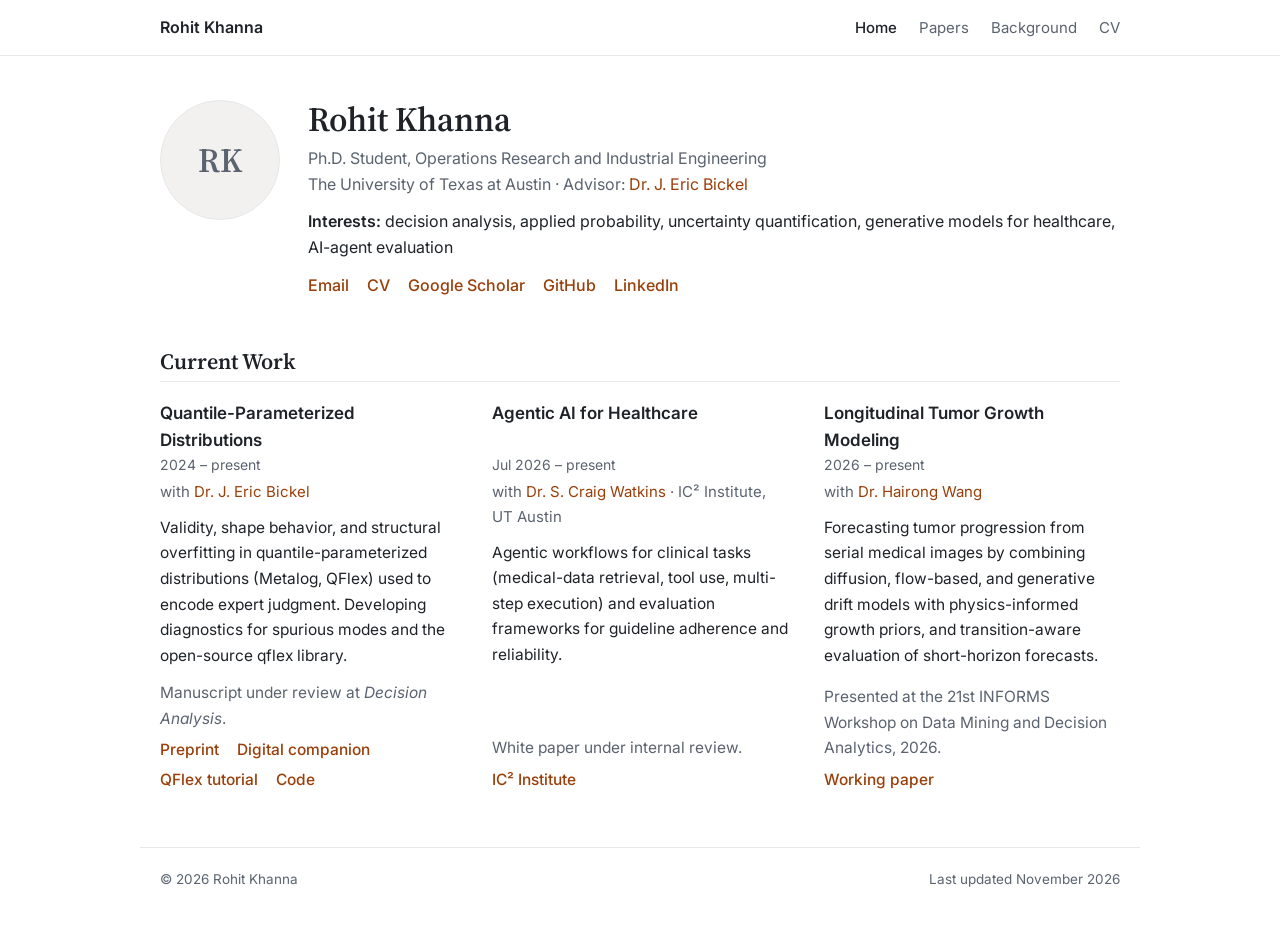
<file: index.html>
<!DOCTYPE html>
<html lang="en">
<head>
<meta charset="utf-8">
<meta name="viewport" content="width=device-width, initial-scale=1">
<title>Rohit Khanna</title>
<meta name="description" content="Rohit Khanna — Ph.D. student in Operations Research and Industrial Engineering at The University of Texas at Austin.">
<link rel="preconnect" href="https://fonts.googleapis.com">
<link rel="preconnect" href="https://fonts.gstatic.com" crossorigin>
<link href="https://fonts.googleapis.com/css2?family=Source+Serif+4:opsz,wght@8..60,400;8..60,600&family=Inter:wght@400;500;600&display=swap" rel="stylesheet">
<link rel="stylesheet" href="style.css">
</head>
<body class="wide">

<nav>
  <div class="inner">
    <a class="brand" href="index.html">Rohit Khanna</a>
    <a class="link active" href="index.html">Home</a>
    <a class="link" href="papers.html">Papers</a>
    <a class="link" href="background.html">Background</a>
    <a class="link" href="Rohit_Khanna_CV.pdf">CV</a>
  </div>
</nav>

<main>

  <section class="intro">
    <!-- To add a photo: replace "RK" below with <img src="photo.jpg" alt="Rohit Khanna"> -->
    <div class="photo" aria-hidden="true">RK</div>
    <div>
      <h1>Rohit Khanna</h1>
      <p class="role">Ph.D. Student, Operations Research and Industrial Engineering<br>
        The University of Texas at Austin · Advisor: <a href="https://sites.utexas.edu/bickel/">Dr. J. Eric Bickel</a></p>
      <p class="interests"><span>Interests:</span> decision analysis, applied probability, uncertainty quantification,
        generative models for healthcare, AI-agent evaluation</p>
      <p class="textlinks">
        <a href="mailto:rk29893@my.utexas.edu">Email</a>
        <a href="Rohit_Khanna_CV.pdf">CV</a>
        <a href="https://scholar.google.com/citations?user=XLRZ63kAAAAJ&amp;hl=en">Google Scholar</a>
        <a href="https://github.com/rohit5khanna">GitHub</a>
        <a href="https://www.linkedin.com/in/rohit-khanna-17980a112/">LinkedIn</a>
      </p>
    </div>
  </section>

  <section id="current">
    <h2>Current Work</h2>
    <div class="columns">

    <div class="item">
      <div class="item-head">
        <span class="item-title">Quantile-Parameterized Distributions</span>
        <span class="item-date">2024 – present</span>
      </div>
      <div class="item-meta">with <a href="https://sites.utexas.edu/bickel/">Dr. J. Eric Bickel</a></div>
      <p>Validity, shape behavior, and structural overfitting in quantile-parameterized distributions (Metalog, QFlex) used
        to encode expert judgment. Developing diagnostics for spurious modes and the open-source qflex library.</p>
      <p class="item-status">Manuscript under review at <em>Decision Analysis</em>.</p>
      <p class="item-links">
        <a href="https://papers.ssrn.com/sol3/papers.cfm?abstract_id=7578879">Preprint</a>
        <a href="https://qpd-bump-hunting.netlify.app/">Digital companion</a>
        <a href="https://rohit5khanna.github.io/QFlex-tutorial/">QFlex tutorial</a>
        <a href="https://github.com/rohit5khanna/qflex">Code</a>
      </p>
    </div>

    <div class="item">
      <div class="item-head">
        <span class="item-title">Agentic AI for Healthcare</span>
        <span class="item-date">Jul 2026 – present</span>
      </div>
      <div class="item-meta">with <a href="https://experts.utexas.edu/samuel_watkins">Dr. S. Craig Watkins</a> · IC² Institute, UT Austin</div>
      <p>Agentic workflows for clinical tasks (medical-data retrieval, tool use, multi-step execution) and evaluation
        frameworks for guideline adherence and reliability.</p>
      <p class="item-status">White paper under internal review.</p>
      <p class="item-links">
        <a href="https://ic2.utexas.edu/research/">IC² Institute</a>
      </p>
    </div>

    <div class="item">
      <div class="item-head">
        <span class="item-title">Longitudinal Tumor Growth Modeling</span>
        <span class="item-date">2026 – present</span>
      </div>
      <div class="item-meta">with <a href="https://hairongw.github.io/">Dr. Hairong Wang</a></div>
      <p>Forecasting tumor progression from serial medical images by combining diffusion, flow-based, and generative drift
        models with physics-informed growth priors, and transition-aware evaluation of short-horizon forecasts.</p>
      <p class="item-status">Presented at the 21st INFORMS Workshop on Data Mining and Decision Analytics, 2026.</p>
      <p class="item-links">
        <a href="papers.html#tumor">Working paper</a>
      </p>
    </div>
    </div>
  </section>

</main>

<footer>
  <span>© 2026 Rohit Khanna</span>
  <span>Last updated November 2026</span>
</footer>

</body>
</html>
</file>
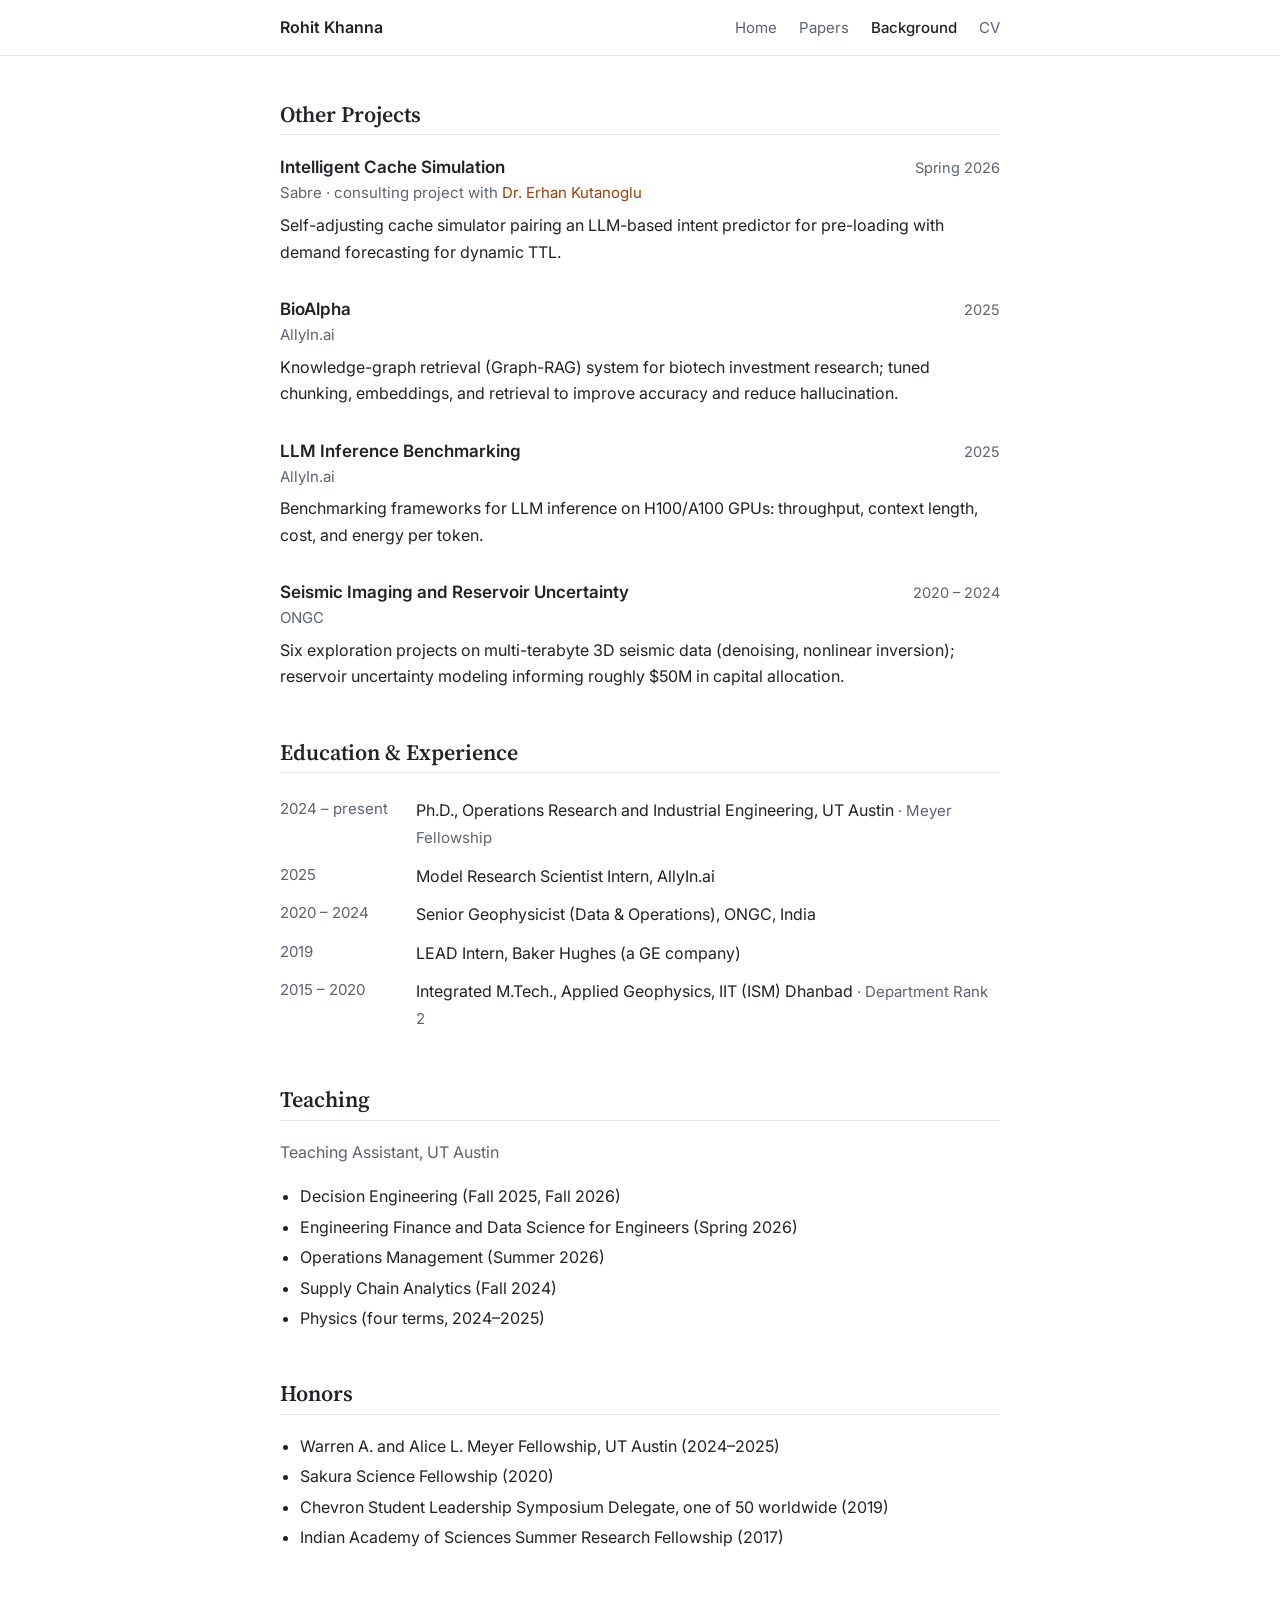
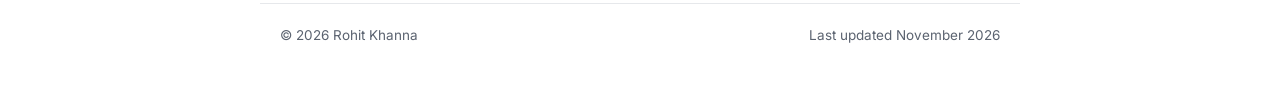
<file: background.html>
<!DOCTYPE html>
<html lang="en">
<head>
<meta charset="utf-8">
<meta name="viewport" content="width=device-width, initial-scale=1">
<title>Background · Rohit Khanna</title>
<link rel="preconnect" href="https://fonts.googleapis.com">
<link rel="preconnect" href="https://fonts.gstatic.com" crossorigin>
<link href="https://fonts.googleapis.com/css2?family=Source+Serif+4:opsz,wght@8..60,400;8..60,600&family=Inter:wght@400;500;600&display=swap" rel="stylesheet">
<link rel="stylesheet" href="style.css">
</head>
<body>

<nav>
  <div class="inner">
    <a class="brand" href="index.html">Rohit Khanna</a>
    <a class="link" href="index.html">Home</a>
    <a class="link" href="papers.html">Papers</a>
    <a class="link active" href="background.html">Background</a>
    <a class="link" href="Rohit_Khanna_CV.pdf">CV</a>
  </div>
</nav>

<main>
  <section id="projects">
    <h2>Other Projects</h2>

    <div class="item">
      <div class="item-head">
        <span class="item-title">Intelligent Cache Simulation</span>
        <span class="item-date">Spring 2026</span>
      </div>
      <div class="item-meta">Sabre · consulting project with <a href="https://sites.utexas.edu/erhan/">Dr. Erhan Kutanoglu</a></div>
      <p>Self-adjusting cache simulator pairing an LLM-based intent predictor for pre-loading with demand forecasting for dynamic TTL.</p>
    </div>

    <div class="item">
      <div class="item-head">
        <span class="item-title">BioAlpha</span>
        <span class="item-date">2025</span>
      </div>
      <div class="item-meta">AllyIn.ai</div>
      <p>Knowledge-graph retrieval (Graph-RAG) system for biotech investment research; tuned chunking, embeddings, and
        retrieval to improve accuracy and reduce hallucination.</p>
    </div>

    <div class="item">
      <div class="item-head">
        <span class="item-title">LLM Inference Benchmarking</span>
        <span class="item-date">2025</span>
      </div>
      <div class="item-meta">AllyIn.ai</div>
      <p>Benchmarking frameworks for LLM inference on H100/A100 GPUs: throughput, context length, cost, and energy per token.</p>
    </div>

    <div class="item">
      <div class="item-head">
        <span class="item-title">Seismic Imaging and Reservoir Uncertainty</span>
        <span class="item-date">2020 – 2024</span>
      </div>
      <div class="item-meta">ONGC</div>
      <p>Six exploration projects on multi-terabyte 3D seismic data (denoising, nonlinear inversion); reservoir uncertainty
        modeling informing roughly $50M in capital allocation.</p>
    </div>
  </section>

  <section id="timeline">
    <h2>Education &amp; Experience</h2>
    <ul class="timeline">
      <li><span class="yrs">2024 – present</span>
        <span>Ph.D., Operations Research and Industrial Engineering, UT Austin
        <span class="detail">· Meyer Fellowship</span></span></li>
      <li><span class="yrs">2025</span>
        <span>Model Research Scientist Intern, AllyIn.ai</span></li>
      <li><span class="yrs">2020 – 2024</span>
        <span>Senior Geophysicist (Data &amp; Operations), ONGC, India</span></li>
      <li><span class="yrs">2019</span>
        <span>LEAD Intern, Baker Hughes (a GE company)</span></li>
      <li><span class="yrs">2015 – 2020</span>
        <span>Integrated M.Tech., Applied Geophysics, IIT (ISM) Dhanbad
        <span class="detail">· Department Rank 2</span></span></li>
    </ul>
  </section>

  <section id="teaching">
    <h2>Teaching</h2>
    <p class="section-note">Teaching Assistant, UT Austin</p>
    <ul class="plain">
      <li>Decision Engineering (Fall 2025, Fall 2026)</li>
      <li>Engineering Finance and Data Science for Engineers (Spring 2026)</li>
      <li>Operations Management (Summer 2026)</li>
      <li>Supply Chain Analytics (Fall 2024)</li>
      <li>Physics (four terms, 2024–2025)</li>
    </ul>
  </section>

  <section id="honors">
    <h2>Honors</h2>
    <ul class="plain">
      <li>Warren A. and Alice L. Meyer Fellowship, UT Austin (2024–2025)</li>
      <li>Sakura Science Fellowship (2020)</li>
      <li>Chevron Student Leadership Symposium Delegate, one of 50 worldwide (2019)</li>
      <li>Indian Academy of Sciences Summer Research Fellowship (2017)</li>
    </ul>
  </section>
</main>

<footer>
  <span>© 2026 Rohit Khanna</span>
  <span>Last updated November 2026</span>
</footer>

</body>
</html>
</file>
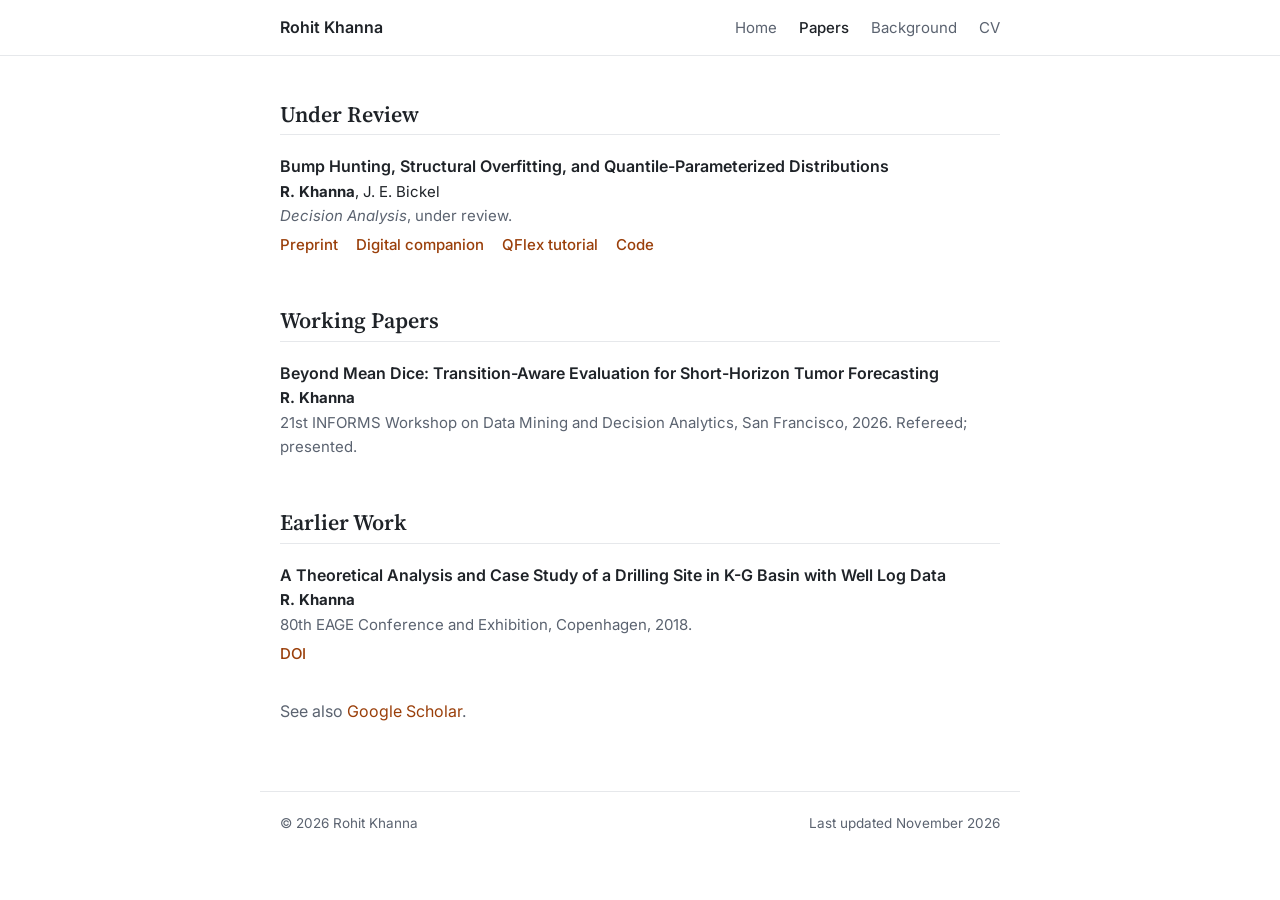
<file: papers.html>
<!DOCTYPE html>
<html lang="en">
<head>
<meta charset="utf-8">
<meta name="viewport" content="width=device-width, initial-scale=1">
<title>Papers · Rohit Khanna</title>
<link rel="preconnect" href="https://fonts.googleapis.com">
<link rel="preconnect" href="https://fonts.gstatic.com" crossorigin>
<link href="https://fonts.googleapis.com/css2?family=Source+Serif+4:opsz,wght@8..60,400;8..60,600&family=Inter:wght@400;500;600&display=swap" rel="stylesheet">
<link rel="stylesheet" href="style.css">
</head>
<body>

<nav>
  <div class="inner">
    <a class="brand" href="index.html">Rohit Khanna</a>
    <a class="link" href="index.html">Home</a>
    <a class="link active" href="papers.html">Papers</a>
    <a class="link" href="background.html">Background</a>
    <a class="link" href="Rohit_Khanna_CV.pdf">CV</a>
  </div>
</nav>

<main>
  <section>
    <h2>Under Review</h2>
    <div class="paper" id="qpd">
      <div class="paper-title">Bump Hunting, Structural Overfitting, and Quantile-Parameterized Distributions</div>
      <div class="paper-authors"><strong>R. Khanna</strong>, J. E. Bickel</div>
      <div class="paper-venue"><em>Decision Analysis</em>, under review.</div>
      <p class="item-links">
        <a href="https://papers.ssrn.com/sol3/papers.cfm?abstract_id=7578879">Preprint</a>
        <a href="https://qpd-bump-hunting.netlify.app/">Digital companion</a>
        <a href="https://rohit5khanna.github.io/QFlex-tutorial/">QFlex tutorial</a>
        <a href="https://github.com/rohit5khanna/qflex">Code</a>
      </p>
    </div>
  </section>

  <section>
    <h2>Working Papers</h2>
    <div class="paper" id="tumor">
      <div class="paper-title">Beyond Mean Dice: Transition-Aware Evaluation for Short-Horizon Tumor Forecasting</div>
      <div class="paper-authors"><strong>R. Khanna</strong></div>
      <div class="paper-venue">21st INFORMS Workshop on Data Mining and Decision Analytics, San Francisco, 2026.
        Refereed; presented.</div>
    </div>
  </section>

  <section>
    <h2>Earlier Work</h2>
    <div class="paper" id="eage">
      <div class="paper-title">A Theoretical Analysis and Case Study of a Drilling Site in K-G Basin with Well Log Data</div>
      <div class="paper-authors"><strong>R. Khanna</strong></div>
      <div class="paper-venue">80th EAGE Conference and Exhibition, Copenhagen, 2018.</div>
      <p class="item-links"><a href="https://doi.org/10.3997/2214-4609.201801338">DOI</a></p>
    </div>
  </section>

  <p class="section-note" style="margin-top:32px">See also <a href="https://scholar.google.com/citations?user=XLRZ63kAAAAJ&amp;hl=en">Google Scholar</a>.</p>
</main>

<footer>
  <span>© 2026 Rohit Khanna</span>
  <span>Last updated November 2026</span>
</footer>

</body>
</html>
</file>
<file: style.css>
html { color-scheme: light; }
:root {
  --bg: #ffffff;
  --text: #1f2328;
  --muted: #5b6370;
  --line: #e6e8eb;
  --accent: #9a3f0a;
  --max: 760px;
}
* { box-sizing: border-box; }
body {
  margin: 0; background: var(--bg); color: var(--text);
  font: 16px/1.65 "Inter", system-ui, -apple-system, "Segoe UI", sans-serif;
}
a { color: var(--accent); text-decoration: none; }
a:hover { text-decoration: underline; }

/* Navigation */
nav { border-bottom: 1px solid var(--line); }
nav .inner {
  max-width: var(--max); margin: 0 auto; padding: 14px 20px;
  display: flex; gap: 22px; align-items: baseline; flex-wrap: wrap;
}
nav .brand { font-weight: 600; color: var(--text); margin-right: auto; }
nav a.link { color: var(--muted); font-size: 15px; }
nav a.link:hover { color: var(--accent); text-decoration: none; }
nav a.link.active { color: var(--text); font-weight: 500; }

main { max-width: var(--max); margin: 0 auto; padding: 44px 20px 48px; }

h1 { font: 600 34px/1.15 "Source Serif 4", Georgia, serif; margin: 0 0 6px; }
h2 {
  font: 600 22px/1.3 "Source Serif 4", Georgia, serif;
  margin: 0 0 18px; padding-bottom: 6px; border-bottom: 1px solid var(--line);
}
section { margin-top: 48px; }
section:first-of-type { margin-top: 0; }
p { margin: 0 0 10px; }
.section-note { color: var(--muted); margin: 0 0 18px; }

/* Intro */
.intro { display: flex; gap: 28px; align-items: flex-start; }
.photo {
  flex: 0 0 120px; width: 120px; height: 120px; border-radius: 50%;
  background: #f3f1ef; color: var(--muted); border: 1px solid var(--line);
  display: flex; align-items: center; justify-content: center; overflow: hidden;
  font: 600 34px "Source Serif 4", Georgia, serif;
}
.photo img { width: 100%; height: 100%; object-fit: cover; }
.role { color: var(--muted); margin: 0 0 10px; }
.interests { margin: 0 0 12px; }
.interests span { font-weight: 600; }
.textlinks, .item-links { display: flex; flex-wrap: wrap; gap: 4px 18px; margin: 0; font-weight: 500; }
.item-links { font-size: 15px; }

/* Items (projects, entries) */
.item { margin-bottom: 30px; }
.item:last-child { margin-bottom: 0; }
.item-head { display: flex; justify-content: space-between; gap: 16px; align-items: baseline; }
.item-title { font-weight: 600; font-size: 17px; }
.item-date { color: var(--muted); font-size: 14.5px; white-space: nowrap; }
.item-meta { color: var(--muted); font-size: 15px; margin-bottom: 6px; }
.item p { margin-bottom: 6px; }
.item-status { color: var(--muted); font-size: 15px; }

/* Papers */
.paper { margin-bottom: 24px; }
.paper-title { font-weight: 600; }
.paper-authors { font-size: 15px; }
.paper-venue { color: var(--muted); font-size: 15px; margin-bottom: 4px; }

/* Timeline */
.timeline { list-style: none; margin: 0; padding: 0; }
.timeline li { display: grid; grid-template-columns: 120px 1fr; gap: 16px; padding: 6px 0; }
.timeline .yrs { color: var(--muted); font-size: 15px; }
.timeline .detail { color: var(--muted); font-size: 15px; }
.plain { padding-left: 20px; margin: 0; }
.plain li { margin-bottom: 4px; }

/* Home page: wider layout with projects in columns */
body.wide { --max: 1000px; }
.columns { display: grid; grid-template-columns: repeat(3, 1fr); gap: 36px; }
.columns .item {
  display: flex; flex-direction: column; margin: 0;
}
.columns .item-head { flex-direction: column; gap: 0; }
.columns .item-title { min-height: 3.1em; line-height: 1.55; }
.columns .item-date { font-size: 14px; }
.columns .item-meta { margin: 4px 0 10px; }
.columns .item p { font-size: 15.5px; }
.columns .item-status { margin-top: auto; padding-top: 6px; font-size: 14.5px; }
.columns .item-links { font-size: 14.5px; }

@media (max-width: 860px) {
  .columns { grid-template-columns: 1fr; gap: 30px; }
  .columns .item-status { margin-top: 0; padding-top: 0; }
  .columns .item-title { min-height: 0; }
}

footer {
  max-width: var(--max); margin: 0 auto; padding: 20px 20px 40px;
  color: var(--muted); font-size: 13.5px; border-top: 1px solid var(--line);
  display: flex; justify-content: space-between; flex-wrap: wrap; gap: 10px;
}

@media (max-width: 600px) {
  main { padding-top: 30px; }
  nav .inner { gap: 14px; }
  nav a.link { font-size: 14px; }
  .intro { flex-direction: column; gap: 16px; }
  .photo { width: 96px; height: 96px; flex-basis: 96px; font-size: 28px; }
  h1 { font-size: 29px; }
  .item-head { flex-direction: column; gap: 0; }
  .timeline li { grid-template-columns: 1fr; gap: 0; padding: 8px 0; }
}
</file>
